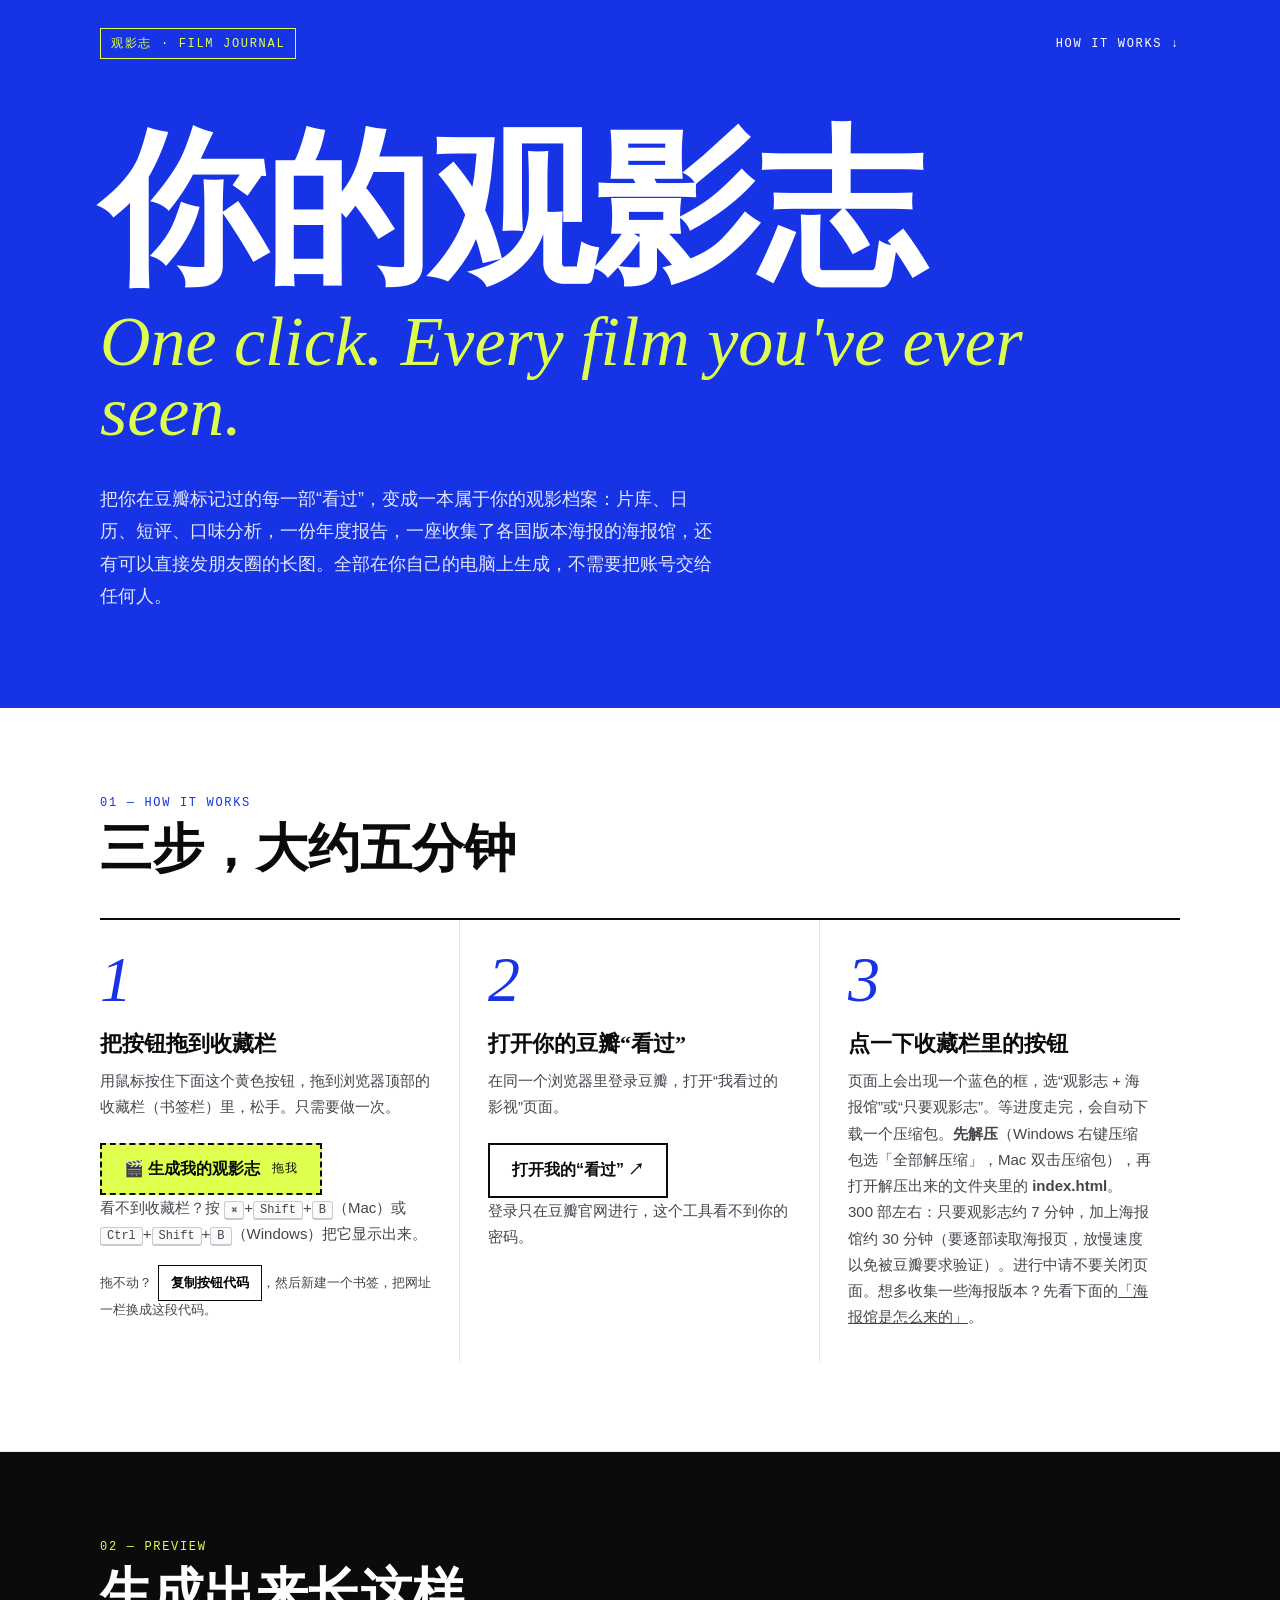
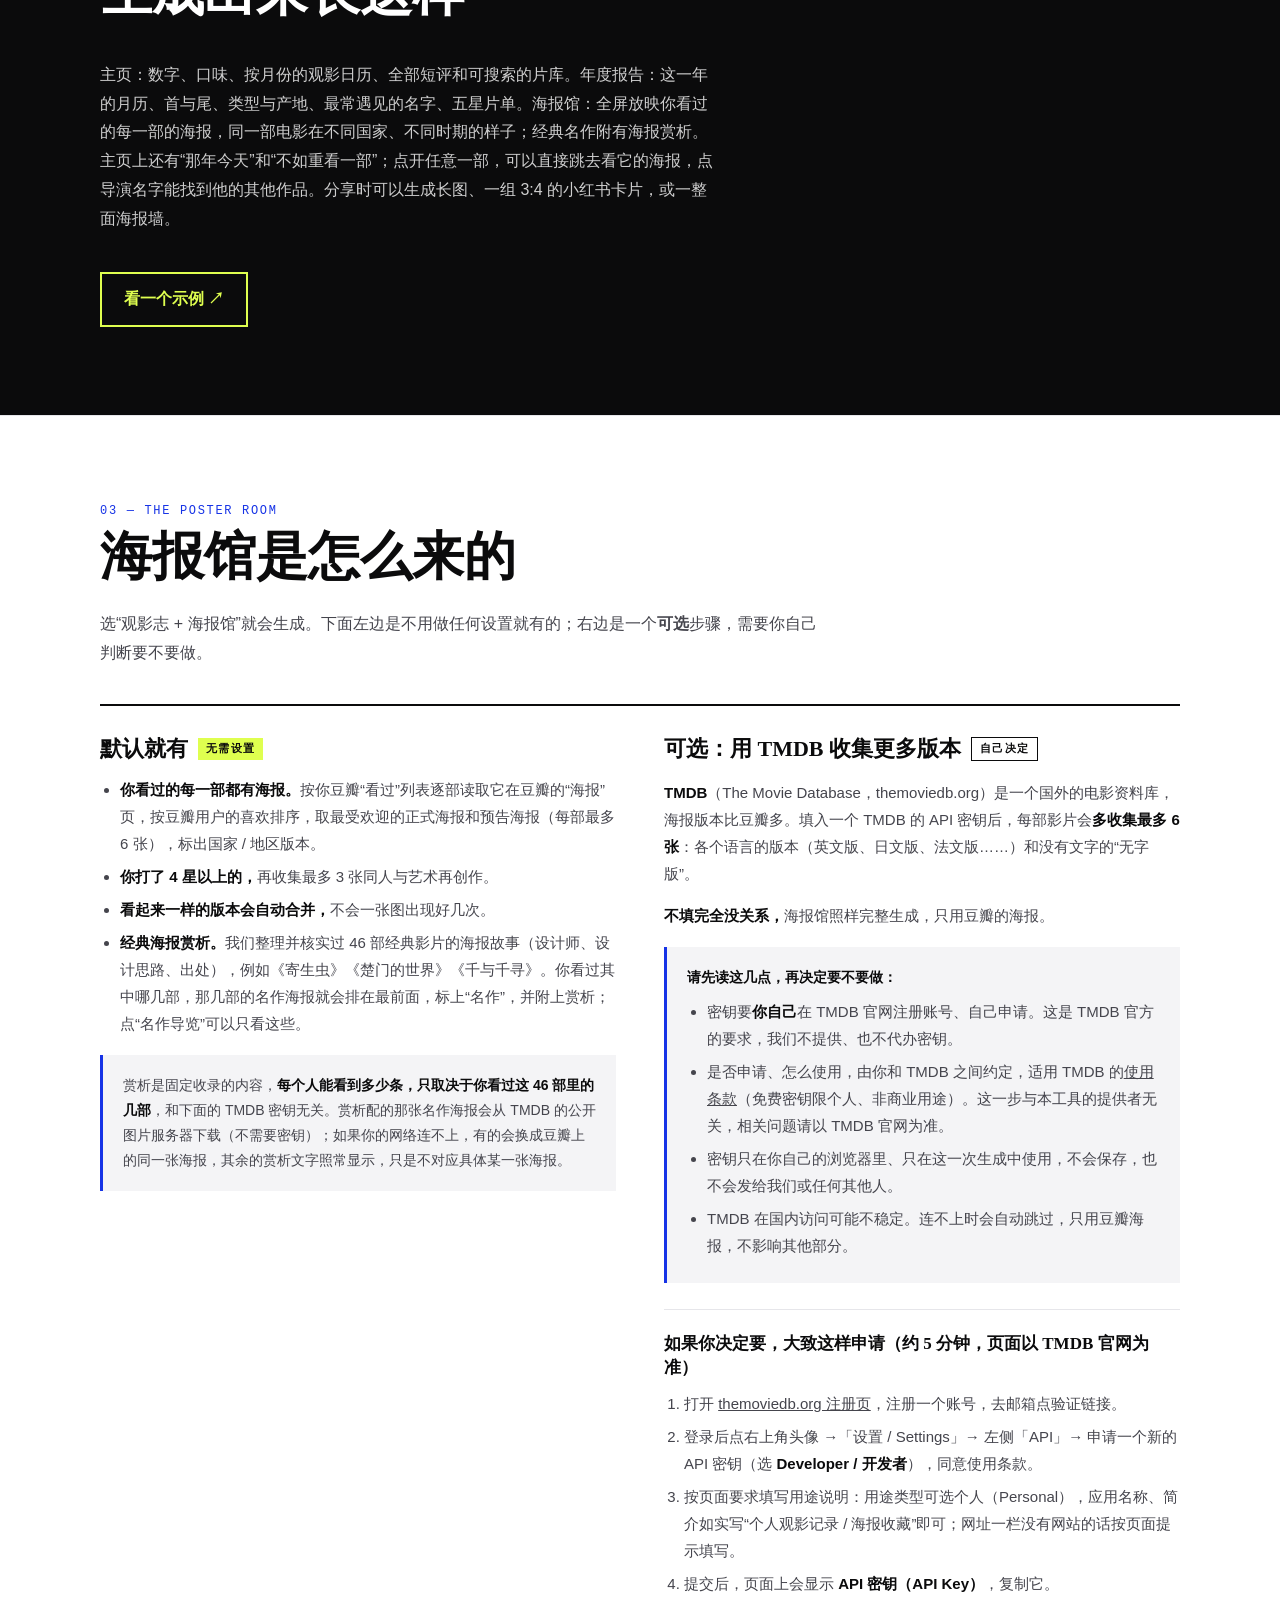
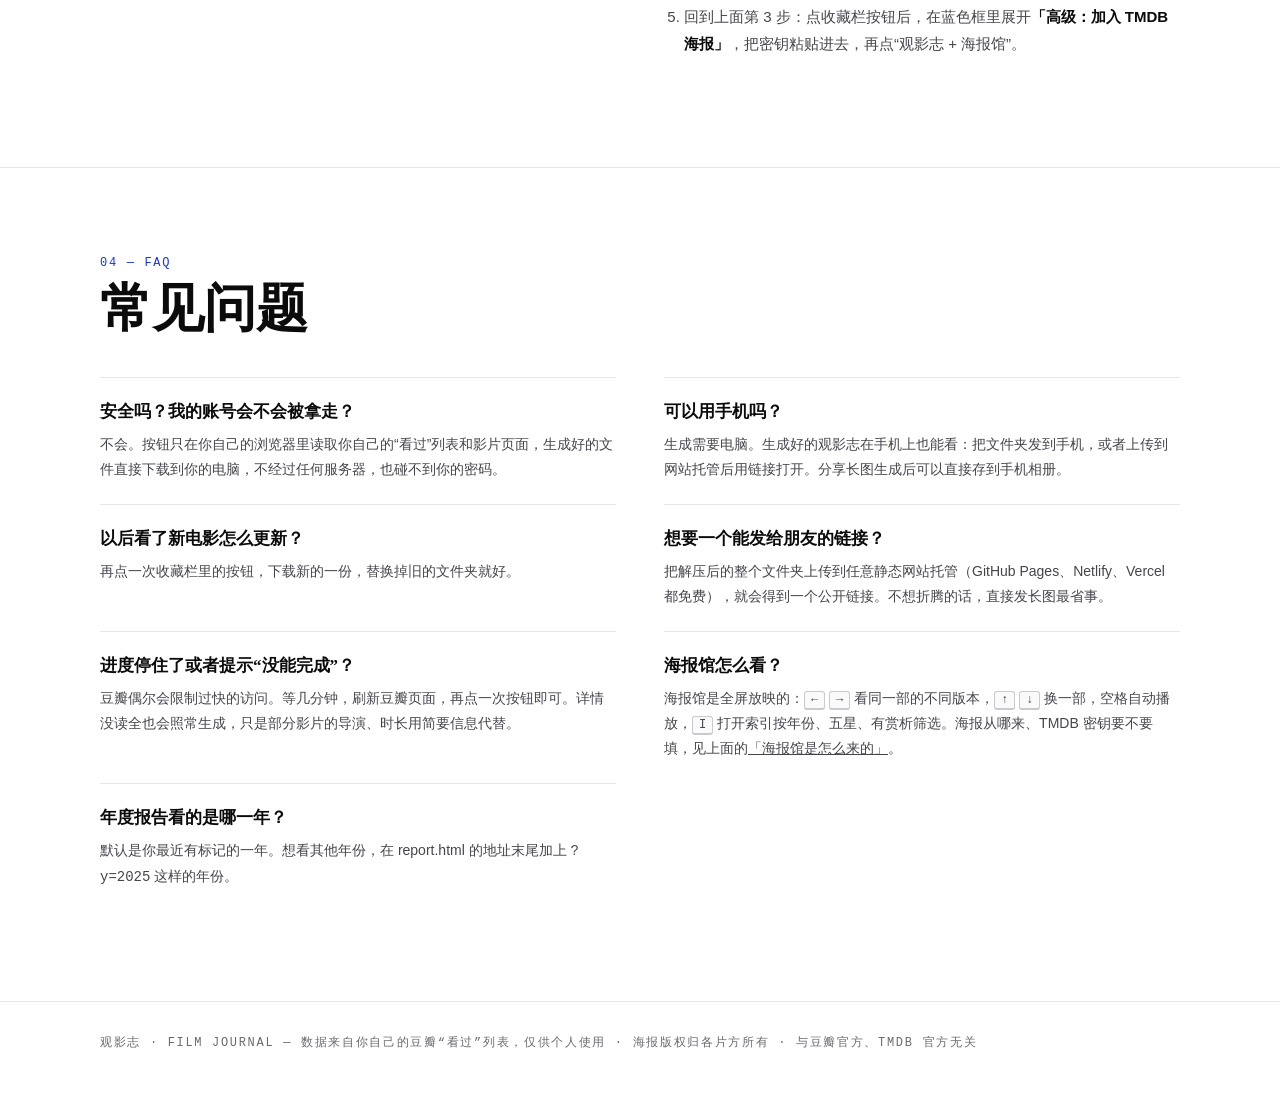
<file: index.html>
<!doctype html>
<html lang="zh-CN">
<head>
<meta charset="utf-8">
<meta name="viewport" content="width=device-width, initial-scale=1">
<title>观影志 · 生成你自己的豆瓣观影档案</title>
<meta name="description" content="一键把你的豆瓣“看过”变成一本观影志：主页、年度报告、分享长图。">
<link rel="icon" href="data:image/svg+xml,<svg xmlns='http://www.w3.org/2000/svg' viewBox='0 0 100 100'><text y='.9em' font-size='90'>🎬</text></svg>">
<style>
  :root { --blue: #1633e6; --lime: #dfff4f; --black: #0b0b0c; --white: #fff;
    --cn: 'Songti SC', 'Noto Serif SC', 'STSong', 'SimSun', serif; --display: Didot, 'Bodoni 72', 'Playfair Display', serif;
    --mono: 'SF Mono', Menlo, Consolas, monospace; --sans: 'Helvetica Neue', 'PingFang SC', 'Microsoft YaHei', sans-serif; }
  * { box-sizing: border-box; }
  body { margin: 0; font-family: var(--sans); color: var(--black); background: var(--white); -webkit-font-smoothing: antialiased; }
  a { color: inherit; }
  .wrap { width: min(1080px, 100% - 48px); margin: 0 auto; }
  .mono { font-family: var(--mono); font-size: 12px; letter-spacing: .14em; text-transform: uppercase; }
  header { background: var(--blue); color: var(--white); padding: 28px 0 96px; }
  .bar { display: flex; justify-content: space-between; align-items: center; }
  .bar a { text-decoration: none; }
  .seal { display: inline-block; border: 1.5px solid var(--lime); color: var(--lime); padding: 6px 10px; }
  h1 { font: 900 clamp(64px, 13vw, 168px)/.95 var(--cn); margin: 72px 0 0; letter-spacing: -.01em; }
  h1 em { font: italic 400 .42em/1 var(--display); color: var(--lime); display: block; margin-top: 18px; letter-spacing: 0; }
  .lede { max-width: 620px; font-size: 18px; line-height: 1.8; margin: 36px 0 0; color: rgba(255,255,255,.88); }
  section { padding: 88px 0; border-bottom: 1px solid #e6e6ea; }
  h2 { font: 900 clamp(32px, 5vw, 52px)/1.1 var(--cn); margin: 10px 0 40px; }
  .kicker { color: var(--blue); }
  .steps { display: grid; grid-template-columns: repeat(3, 1fr); gap: 0; border-top: 2px solid var(--black); }
  .step { padding: 28px 28px 32px 0; border-right: 1px solid #e6e6ea; }
  .step + .step { padding-left: 28px; }
  .step:last-child { border-right: 0; }
  .step .n { font: italic 400 64px/1 var(--display); color: var(--blue); }
  .step h3 { font: 900 22px/1.3 var(--cn); margin: 18px 0 10px; }
  .step p { font-size: 15px; line-height: 1.75; color: #45454d; margin: 0; }
  .grab { display: inline-flex; align-items: center; gap: 12px; margin-top: 22px; padding: 16px 22px; background: var(--lime); color: var(--black);
    font: 700 16px/1 var(--sans); text-decoration: none; border: 2px dashed var(--black); cursor: grab; }
  .grab:active { cursor: grabbing; }
  .grab small { font: 12px/1 var(--mono); letter-spacing: .08em; }
  .hint { font-size: 13px; color: #6a6a72; line-height: 1.7; margin-top: 12px; }
  kbd { font: 12px var(--mono); border: 1px solid #c9c9d0; border-bottom-width: 2px; padding: 1px 6px; border-radius: 3px; background: #fafafa; }
  .alt { margin-top: 18px; font-size: 13px; color: #45454d; }
  .alt button { font: 600 13px var(--sans); padding: 8px 12px; border: 1.5px solid var(--black); background: none; cursor: pointer; margin-left: 6px; }
  .alt textarea { display: none; width: 100%; height: 80px; margin-top: 10px; font: 12px var(--mono); }
  .go { display: inline-block; margin-top: 22px; padding: 15px 22px; border: 2px solid var(--black); font-weight: 700; text-decoration: none; }
  .go:hover { background: var(--black); color: var(--white); }
  .faq { display: grid; grid-template-columns: 1fr 1fr; gap: 0 48px; }
  .faq div { padding: 22px 0; border-top: 1px solid #e6e6ea; }
  .faq h4 { font: 900 17px/1.4 var(--cn); margin: 0 0 8px; }
  .faq p { margin: 0; font-size: 14px; line-height: 1.8; color: #45454d; }
  .px2 { display: grid; grid-template-columns: 1fr 1fr; gap: 0 48px; border-top: 2px solid var(--black); }
  .px2 > div { padding: 28px 0 8px; }
  .px2 h3 { font: 900 22px/1.35 var(--cn); margin: 0 0 12px; }
  .px2 h3 .tag { font: 600 11px/1 var(--mono); letter-spacing: .12em; padding: 5px 8px; margin-left: 10px; vertical-align: 4px; background: var(--lime); }
  .px2 h3 .tag.opt { background: none; border: 1.5px solid var(--black); }
  .px2 p, .px2 li { font-size: 15px; line-height: 1.8; color: #45454d; }
  .px2 ul, .px2 ol { padding-left: 20px; margin: 0 0 14px; }
  .px2 li { margin-bottom: 6px; }
  .px2 b { color: var(--black); }
  .note-box { margin-top: 18px; padding: 18px 20px; background: #f4f4f6; border-left: 3px solid var(--blue); font-size: 14px; line-height: 1.8; color: #45454d; }
  .note-box b { color: var(--black); }
  .tmdb-steps { margin-top: 26px; padding-top: 22px; border-top: 1px solid #e6e6ea; }
  .tmdb-steps h4 { font: 900 17px/1.4 var(--cn); margin: 0 0 10px; }
  .mobile { display: none; background: var(--black); color: var(--lime); padding: 18px 0; font-size: 15px; line-height: 1.7; }
  .demo { background: var(--black); color: var(--white); }
  .demo h2 { color: var(--white); }
  .demo .go { border-color: var(--lime); color: var(--lime); }
  .demo .go:hover { background: var(--lime); color: var(--black); }
  footer { padding: 32px 0 48px; color: #6a6a72; font-size: 12px; }
  @media (max-width: 860px) {
    .steps, .faq, .px2 { grid-template-columns: 1fr; }
    .step, .step + .step { padding: 28px 0; border-right: 0; border-bottom: 1px solid #e6e6ea; }
    .is-mobile .mobile { display: block; }
  }
</style>
</head>
<body>
<div class="mobile"><div class="wrap">📱 生成需要在<b>电脑</b>上完成（Chrome / Edge / Safari 都可以）。可以先把这个页面的链接发到电脑上再打开。</div></div>

<header>
  <div class="wrap">
    <div class="bar mono"><span class="seal">观影志 · Film Journal</span><a href="#how">How it works ↓</a></div>
    <h1>你的观影志<em>One click. Every film you've ever seen.</em></h1>
    <p class="lede">把你在豆瓣标记过的每一部“看过”，变成一本属于你的观影档案：片库、日历、短评、口味分析，一份年度报告，一座收集了各国版本海报的海报馆，还有可以直接发朋友圈的长图。全部在你自己的电脑上生成，不需要把账号交给任何人。</p>
  </div>
</header>

<section id="how">
  <div class="wrap">
    <div class="mono kicker">01 — How it works</div>
    <h2>三步，大约五分钟</h2>
    <div class="steps">
      <div class="step">
        <div class="n">1</div>
        <h3>把按钮拖到收藏栏</h3>
        <p>用鼠标按住下面这个黄色按钮，拖到浏览器顶部的收藏栏（书签栏）里，松手。只需要做一次。</p>
        <a class="grab" id="bookmarklet" href="#" title="拖到收藏栏" onclick="event.preventDefault(); alert('请不要直接点击它，而是用鼠标按住拖到浏览器顶部的收藏栏里。');">🎬 生成我的观影志 <small>拖我</small></a>
        <p class="hint">看不到收藏栏？按 <kbd>⌘</kbd>+<kbd>Shift</kbd>+<kbd>B</kbd>（Mac）或 <kbd>Ctrl</kbd>+<kbd>Shift</kbd>+<kbd>B</kbd>（Windows）把它显示出来。</p>
        <div class="alt">拖不动？<button type="button" id="copy">复制按钮代码</button>，然后新建一个书签，把网址一栏换成这段代码。<textarea id="code" readonly></textarea></div>
      </div>
      <div class="step">
        <div class="n">2</div>
        <h3>打开你的豆瓣“看过”</h3>
        <p>在同一个浏览器里登录豆瓣，打开“我看过的影视”页面。</p>
        <a class="go" href="https://movie.douban.com/mine?status=collect" target="_blank" rel="noopener">打开我的“看过” ↗</a>
        <p class="hint">登录只在豆瓣官网进行，这个工具看不到你的密码。</p>
      </div>
      <div class="step">
        <div class="n">3</div>
        <h3>点一下收藏栏里的按钮</h3>
        <p>页面上会出现一个蓝色的框，选“观影志 + 海报馆”或“只要观影志”。等进度走完，会自动下载一个压缩包。<b>先解压</b>（Windows 右键压缩包选「全部解压缩」，Mac 双击压缩包），再打开解压出来的文件夹里的 <b>index.html</b>。</p>
        <p class="hint">300 部左右：只要观影志约 7 分钟，加上海报馆约 30 分钟（要逐部读取海报页，放慢速度以免被豆瓣要求验证）。进行中请不要关闭页面。想多收集一些海报版本？先看下面的<a href="#posters">「海报馆是怎么来的」</a>。</p>
      </div>
    </div>
  </div>
</section>

<section class="demo">
  <div class="wrap">
    <div class="mono" style="color:var(--lime)">02 — Preview</div>
    <h2>生成出来长这样</h2>
    <p style="max-width:620px;line-height:1.8;color:rgba(255,255,255,.8)">主页：数字、口味、按月份的观影日历、全部短评和可搜索的片库。年度报告：这一年的月历、首与尾、类型与产地、最常遇见的名字、五星片单。海报馆：全屏放映你看过的每一部的海报，同一部电影在不同国家、不同时期的样子；经典名作附有海报赏析。主页上还有“那年今天”和“不如重看一部”；点开任意一部，可以直接跳去看它的海报，点导演名字能找到他的其他作品。分享时可以生成长图、一组 3:4 的小红书卡片，或一整面海报墙。</p>
    <a class="go" href="https://jonilin0210.github.io/film-journal/" target="_blank" rel="noopener">看一个示例 ↗</a>
  </div>
</section>

<section id="posters">
  <div class="wrap">
    <div class="mono kicker">03 — The Poster Room</div>
    <h2>海报馆是怎么来的</h2>
    <p style="max-width:720px;font-size:16px;line-height:1.85;color:#45454d;margin:-16px 0 36px">选“观影志 + 海报馆”就会生成。下面左边是不用做任何设置就有的；右边是一个<b>可选</b>步骤，需要你自己判断要不要做。</p>
    <div class="px2">
      <div>
        <h3>默认就有<span class="tag">无需设置</span></h3>
        <ul>
          <li><b>你看过的每一部都有海报。</b>按你豆瓣“看过”列表逐部读取它在豆瓣的“海报”页，按豆瓣用户的喜欢排序，取最受欢迎的正式海报和预告海报（每部最多 6 张），标出国家 / 地区版本。</li>
          <li><b>你打了 4 星以上的，</b>再收集最多 3 张同人与艺术再创作。</li>
          <li><b>看起来一样的版本会自动合并，</b>不会一张图出现好几次。</li>
          <li><b>经典海报赏析。</b>我们整理并核实过 46 部经典影片的海报故事（设计师、设计思路、出处），例如《寄生虫》《楚门的世界》《千与千寻》。你看过其中哪几部，那几部的名作海报就会排在最前面，标上“名作”，并附上赏析；点“名作导览”可以只看这些。</li>
        </ul>
        <div class="note-box">赏析是固定收录的内容，<b>每个人能看到多少条，只取决于你看过这 46 部里的几部</b>，和下面的 TMDB 密钥无关。赏析配的那张名作海报会从 TMDB 的公开图片服务器下载（不需要密钥）；如果你的网络连不上，有的会换成豆瓣上的同一张海报，其余的赏析文字照常显示，只是不对应具体某一张海报。</div>
      </div>
      <div>
        <h3>可选：用 TMDB 收集更多版本<span class="tag opt">自己决定</span></h3>
        <p><b>TMDB</b>（The Movie Database，themoviedb.org）是一个国外的电影资料库，海报版本比豆瓣多。填入一个 TMDB 的 API 密钥后，每部影片会<b>多收集最多 6 张</b>：各个语言的版本（英文版、日文版、法文版……）和没有文字的“无字版”。</p>
        <p><b>不填完全没关系，</b>海报馆照样完整生成，只用豆瓣的海报。</p>
        <div class="note-box">
          <b>请先读这几点，再决定要不要做：</b>
          <ul style="margin:8px 0 0">
            <li>密钥要<b>你自己</b>在 TMDB 官网注册账号、自己申请。这是 TMDB 官方的要求，我们不提供、也不代办密钥。</li>
            <li>是否申请、怎么使用，由你和 TMDB 之间约定，适用 TMDB 的<a href="https://www.themoviedb.org/api-terms-of-use" target="_blank" rel="noopener">使用条款</a>（免费密钥限个人、非商业用途）。这一步与本工具的提供者无关，相关问题请以 TMDB 官网为准。</li>
            <li>密钥只在你自己的浏览器里、只在这一次生成中使用，不会保存，也不会发给我们或任何其他人。</li>
            <li>TMDB 在国内访问可能不稳定。连不上时会自动跳过，只用豆瓣海报，不影响其他部分。</li>
          </ul>
        </div>
        <div class="tmdb-steps">
          <h4>如果你决定要，大致这样申请（约 5 分钟，页面以 TMDB 官网为准）</h4>
          <ol>
            <li>打开 <a href="https://www.themoviedb.org/signup" target="_blank" rel="noopener">themoviedb.org 注册页</a>，注册一个账号，去邮箱点验证链接。</li>
            <li>登录后点右上角头像 →「设置 / Settings」→ 左侧「API」→ 申请一个新的 API 密钥（选 <b>Developer / 开发者</b>），同意使用条款。</li>
            <li>按页面要求填写用途说明：用途类型可选个人（Personal），应用名称、简介如实写“个人观影记录 / 海报收藏”即可；网址一栏没有网站的话按页面提示填写。</li>
            <li>提交后，页面上会显示 <b>API 密钥（API Key）</b>，复制它。</li>
            <li>回到上面第 3 步：点收藏栏按钮后，在蓝色框里展开<b>「高级：加入 TMDB 海报」</b>，把密钥粘贴进去，再点“观影志 + 海报馆”。</li>
          </ol>
        </div>
      </div>
    </div>
  </div>
</section>

<section>
  <div class="wrap">
    <div class="mono kicker">04 — FAQ</div>
    <h2>常见问题</h2>
    <div class="faq">
      <div><h4>安全吗？我的账号会不会被拿走？</h4><p>不会。按钮只在你自己的浏览器里读取你自己的“看过”列表和影片页面，生成好的文件直接下载到你的电脑，不经过任何服务器，也碰不到你的密码。</p></div>
      <div><h4>可以用手机吗？</h4><p>生成需要电脑。生成好的观影志在手机上也能看：把文件夹发到手机，或者上传到网站托管后用链接打开。分享长图生成后可以直接存到手机相册。</p></div>
      <div><h4>以后看了新电影怎么更新？</h4><p>再点一次收藏栏里的按钮，下载新的一份，替换掉旧的文件夹就好。</p></div>
      <div><h4>想要一个能发给朋友的链接？</h4><p>把解压后的整个文件夹上传到任意静态网站托管（GitHub Pages、Netlify、Vercel 都免费），就会得到一个公开链接。不想折腾的话，直接发长图最省事。</p></div>
      <div><h4>进度停住了或者提示“没能完成”？</h4><p>豆瓣偶尔会限制过快的访问。等几分钟，刷新豆瓣页面，再点一次按钮即可。详情没读全也会照常生成，只是部分影片的导演、时长用简要信息代替。</p></div>
      <div><h4>海报馆怎么看？</h4><p>海报馆是全屏放映的：<kbd>←</kbd> <kbd>→</kbd> 看同一部的不同版本，<kbd>↑</kbd> <kbd>↓</kbd> 换一部，空格自动播放，<kbd>I</kbd> 打开索引按年份、五星、有赏析筛选。海报从哪来、TMDB 密钥要不要填，见上面的<a href="#posters">「海报馆是怎么来的」</a>。</p></div>
      <div><h4>年度报告看的是哪一年？</h4><p>默认是你最近有标记的一年。想看其他年份，在 report.html 的地址末尾加上 <code>?y=2025</code> 这样的年份。</p></div>
    </div>
  </div>
</section>

<footer><div class="wrap mono">观影志 · Film Journal — 数据来自你自己的豆瓣“看过”列表，仅供个人使用 · 海报版权归各片方所有 · 与豆瓣官方、TMDB 官方无关</div></footer>

<script>
  // The bookmarklet loads grab.js from wherever this page is hosted, so fixing grab.js updates every buyer's button.
  const base = location.href.replace(/[#?].*$/, '').replace(/[^/]*$/, '');
  const code = `javascript:(function(){if(window.__FJ_RUNNING)return;var s=document.createElement('script');s.charset='utf-8';s.src='${base}grab.js?t='+Date.now();document.body.appendChild(s);})();`;
  document.getElementById('bookmarklet').href = code;
  document.getElementById('code').value = code;
  document.getElementById('copy').onclick = async (e) => {
    const t = document.getElementById('code'); t.style.display = 'block'; t.select();
    try { await navigator.clipboard.writeText(code); } catch { document.execCommand('copy'); }
    e.target.textContent = '已复制 ✓';
  };
  if (/Android|iPhone|iPad|Mobile/i.test(navigator.userAgent)) document.documentElement.classList.add('is-mobile');
</script>
</body>
</html>
</file>
